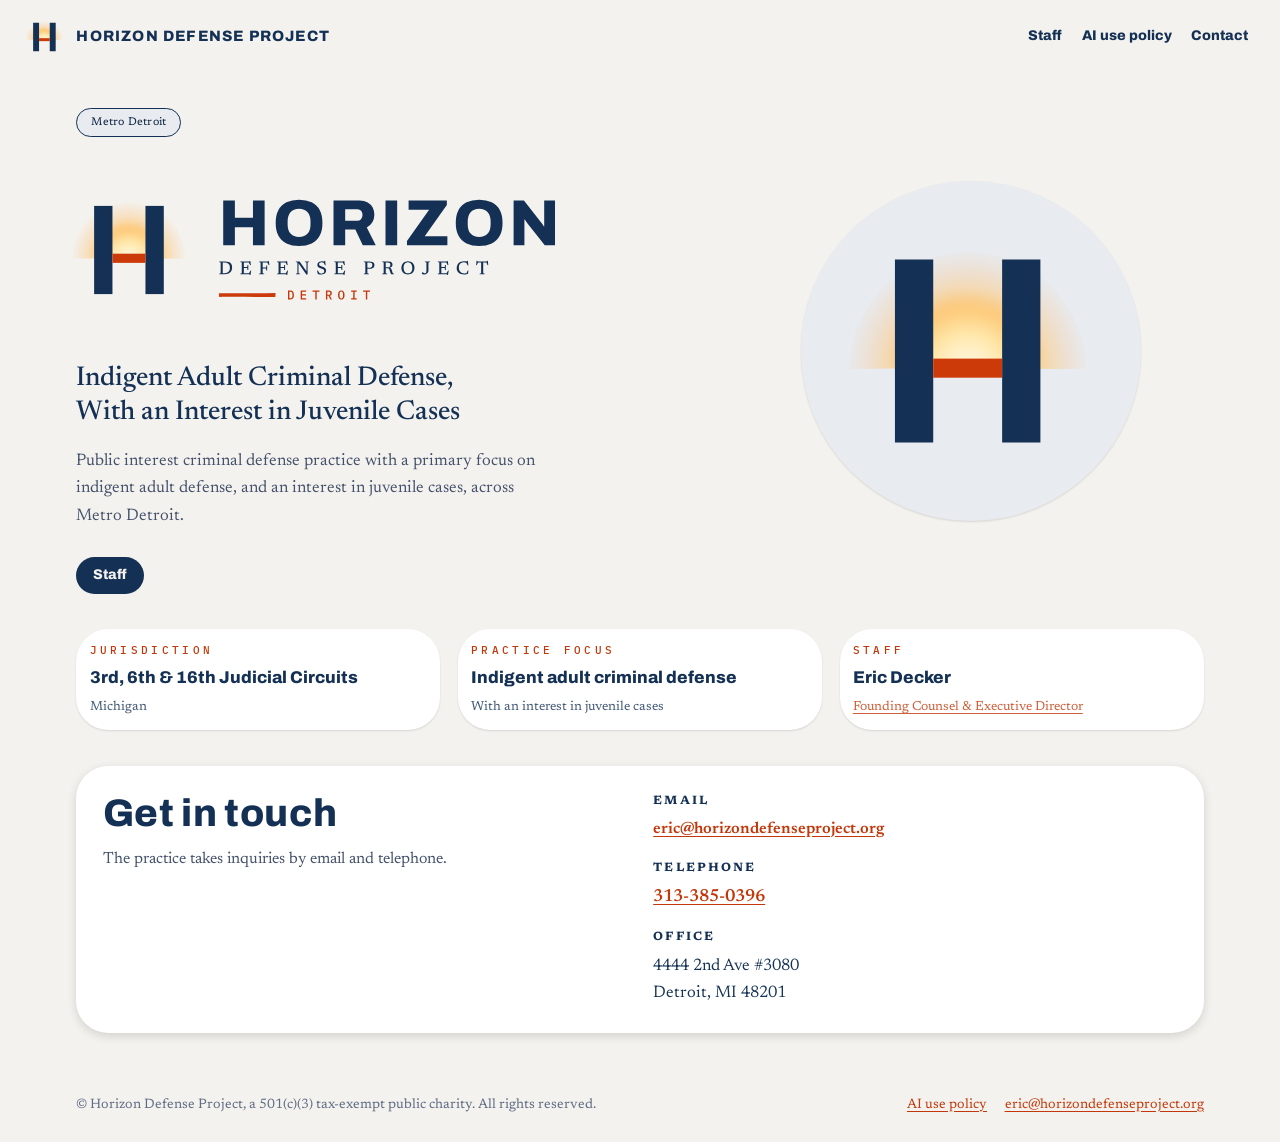
<file: index.html>
<!DOCTYPE html>
<html lang="en">
<head>
<meta charset="utf-8">
<meta name="viewport" content="width=device-width, initial-scale=1.0">
<meta name="theme-color" content="#f4f2ee" media="(prefers-color-scheme: light)">
<meta name="theme-color" content="#143155" media="(prefers-color-scheme: dark)">
<title>Horizon Defense Project | Indigent Adult Criminal Defense</title>
<meta name="description" content="Public interest criminal defense practice with a primary focus on indigent adult defense, and an interest in juvenile cases, across Metro Detroit.">
<link rel="canonical" href="https://horizondefenseproject.com/">
<link rel="icon" href="/assets/logo-mark.svg" type="image/svg+xml">
<link rel="alternate icon" href="/assets/favicon-32.png" sizes="32x32" type="image/png">
<link rel="apple-touch-icon" href="/assets/apple-touch-icon.png">
<meta property="og:type" content="website">
<meta property="og:site_name" content="Horizon Defense Project">
<meta property="og:title" content="Horizon Defense Project">
<meta property="og:description" content="Public interest criminal defense practice with a primary focus on indigent adult defense, and an interest in juvenile cases, across Metro Detroit.">
<meta property="og:url" content="https://horizondefenseproject.com/">
<meta property="og:image" content="https://horizondefenseproject.com/assets/og.png">
<meta property="og:image:width" content="1200">
<meta property="og:image:height" content="630">
<meta property="og:image:alt" content="Horizon Defense Project — Detroit">
<meta name="twitter:card" content="summary_large_image">
<meta name="twitter:title" content="Horizon Defense Project">
<meta name="twitter:description" content="Public interest criminal defense practice with a primary focus on indigent adult defense, and an interest in juvenile cases, across Metro Detroit.">
<meta name="twitter:image" content="https://horizondefenseproject.com/assets/og.png">
<link rel="stylesheet" href="styles.css">
<link rel="preconnect" href="https://fonts.googleapis.com">
<link rel="preconnect" href="https://fonts.gstatic.com" crossorigin>

<style>
  :root {
    --brand-ink: #143155; --brand-ink-700: #0f2643; --brand-ink-100: #e8ebf0;
    --link: #c2380a; --link-hover: #cc3a0a; --rule: #cc3a0a;
  }
  @media (prefers-color-scheme: dark) {
    :root {
      --brand-ink: #ece5d8; --brand-ink-700: #f7f3ea; --brand-ink-100: #22436c;
      --link: #ff8a2a; --link-hover: #ff9a48; --rule: #ff7a14;
    }
  }
  /* The logo files are fixed-colour SVGs: one per ground, swapped by scheme. */
  .on-dark { display: none !important; }
  @media (prefers-color-scheme: dark) {
    .on-light { display: none !important; }
    .on-dark { display: block !important; }
  }
  body { margin: 0; background: var(--color-bg); }
  a { color: var(--link); }
  a:hover { color: var(--link-hover); }
  a:focus-visible { outline: 2px solid var(--color-accent); outline-offset: 2px; }
  @media (max-width: 720px) {
    .split { grid-template-columns: 1fr !important; }
    /* The nav is flex/space-between with a nowrap link group; on a 375px
       phone that group runs 24px past the viewport. Let it drop to its
       own row instead of widening the page. */
    .nav { flex-wrap: wrap !important; row-gap: var(--space-3); }
    .nav > div { flex-wrap: wrap; }
    /* The email address is set nowrap inline and is wider than a 320px
       content box; let it wrap rather than widen the page. */
    a[href^="mailto:"] { white-space: normal !important; overflow-wrap: anywhere; }
  }
  .sr-only { position: absolute; width: 1px; height: 1px; padding: 0; margin: -1px; overflow: hidden; clip: rect(0,0,0,0); white-space: nowrap; border: 0; }
</style>
</head>
<body>
<div style="min-height: 100vh; background: var(--color-bg); color: var(--color-text); font-family: var(--font-body); display: flex; flex-direction: column">

  <nav class="nav" style="background: transparent; border: none; padding: var(--space-4) var(--space-6); display: flex; align-items: center; justify-content: space-between; gap: var(--space-4)">
    <a href="#top" style="display: flex; align-items: center; gap: 12px; text-decoration: none; color: var(--brand-ink)">
      <img class="on-light" src="assets/mark-light.svg" width="38" height="38" alt="" style="display: block; flex: none"><img class="on-dark" src="assets/mark-dark.svg" width="38" height="38" alt="" style="flex: none">
      <span style="font-family: var(--font-heading); font-weight: 800; font-size: 15px; letter-spacing: 0.08em; text-transform: uppercase">Horizon Defense Project</span>
    </a>
    <div style="display: flex; align-items: center; gap: var(--space-2)">
      <a class="btn btn-ghost" href="staff.html" style="text-decoration: none; white-space: nowrap">Staff</a>
      <a class="btn btn-ghost" href="ai-use-policy.html" style="text-decoration: none; white-space: nowrap">AI use policy</a>
      <a class="btn btn-ghost" href="#contact" style="text-decoration: none">Contact</a>
    </div>
  </nav>

  <main id="top" style="flex: 1; display: flex; flex-direction: column; gap: var(--space-8); padding: var(--space-8) var(--space-6) var(--space-8); max-width: 1180px; width: 100%; margin: 0 auto; box-sizing: border-box">

    <section class="split" style="display: grid; grid-template-columns: minmax(0, 1.35fr) minmax(0, 1fr); gap: var(--space-8); align-items: center">
      <div style="display: flex; flex-direction: column; gap: var(--space-4); align-items: flex-start">
        <span class="tag" style="height: auto; white-space: nowrap; padding: 5px 14px; background: var(--brand-ink-100); color: var(--brand-ink-700); border: 1px solid var(--brand-ink)">Metro Detroit</span>

        <h1 style="margin: 0 0 0 -6.5%; width: min(100%, 560px)">
          <span class="sr-only">Horizon Defense Project — Detroit</span>
          <img class="on-light" src="assets/wordmark-horizontal-light.svg" width="620" height="210" alt="" style="display: block; width: 100%; height: auto">
          <img class="on-dark" src="assets/wordmark-horizontal-dark.svg" width="620" height="210" alt="" style="width: 100%; height: auto">
        </h1>

        <p style="margin: 0; font-family: var(--font-body); font-weight: 500; font-size: clamp(1.25rem, 2.4vw, 1.7rem); line-height: 1.25; color: var(--color-accent-700); max-width: 24ch">Indigent Adult Criminal Defense, With an Interest in Juvenile Cases</p>

        <p style="margin: 0; font-size: 1.05rem; line-height: 1.65; color: var(--color-neutral-700); max-width: 54ch; text-wrap: pretty">Public interest criminal defense practice with a primary focus on indigent adult defense, and an interest in juvenile cases, across Metro Detroit.</p>

        <div style="display: flex; flex-wrap: wrap; gap: var(--space-3); margin-top: var(--space-2)">
          <a class="btn btn-primary" href="staff.html" style="text-decoration: none; white-space: nowrap">Staff</a>
        </div>
      </div>

      <div aria-hidden="true" style="display: grid; place-items: center; padding: var(--space-6)">
        <div style="width: 100%; max-width: 340px; aspect-ratio: 1; border-radius: 999px; background: var(--brand-ink-100); display: grid; place-items: center; box-shadow: var(--shadow-sm)">
          <img class="on-light" src="assets/mark-light.svg" width="64" height="64" alt="" style="display: block; width: 72%; height: auto"><img class="on-dark" src="assets/mark-dark.svg" width="64" height="64" alt="" style="width: 72%; height: auto">
        </div>
      </div>
    </section>

    <section style="display: grid; grid-template-columns: repeat(auto-fit, minmax(260px, 1fr)); gap: var(--space-4)">
      <div class="card elev-sm">
        <div class="card-kicker">Jurisdiction</div>
        <div class="card-title" style="color: var(--brand-ink)">3rd, 6th &amp; 16th Judicial Circuits</div>
        <p class="card-body" style="margin: 0">Michigan</p>
      </div>
      <div class="card elev-sm">
        <div class="card-kicker">Practice focus</div>
        <div class="card-title" style="color: var(--brand-ink)">Indigent adult criminal defense</div>
        <p class="card-body" style="margin: 0">With an interest in juvenile cases</p>
      </div>
      <div class="card elev-sm">
        <div class="card-kicker">Staff</div>
        <div class="card-title" style="color: var(--brand-ink)">Eric Decker</div>
        <p class="card-body" style="margin: 0"><a href="staff.html">Founding Counsel &amp; Executive Director</a></p>
      </div>
    </section>

    <section id="contact" class="card elev-md" style="display: grid; grid-template-columns: repeat(auto-fit, minmax(min(320px, 100%), 1fr)); gap: var(--space-6); padding: var(--space-6)">
      <div style="display: flex; flex-direction: column; gap: var(--space-3)">
        <h2 style="margin: 0; font-family: var(--font-heading); font-size: clamp(1.7rem, 3.4vw, 2.4rem); line-height: 1.1; color: var(--brand-ink)">Get in touch</h2>
        <p style="margin: 0; font-size: 1rem; line-height: 1.6; color: var(--color-neutral-700); max-width: 40ch">The practice takes inquiries by email and telephone.</p>
      </div>
      <div style="display: flex; flex-direction: column; gap: var(--space-4)">
        <div style="display: flex; flex-direction: column; gap: 6px">
          <span style="font-size: 12px; font-weight: 700; letter-spacing: 0.18em; text-transform: uppercase; color: var(--brand-ink)">Email</span>
          <a href="mailto:eric@horizondefenseproject.org" style="font-size: 1rem; font-weight: 600; white-space: nowrap">eric@horizondefenseproject.org</a>
        </div>
        <div style="display: flex; flex-direction: column; gap: 6px">
          <span style="font-size: 12px; font-weight: 700; letter-spacing: 0.18em; text-transform: uppercase; color: var(--brand-ink)">Telephone</span>
          <a href="tel:+13133850396" style="font-size: 1.1rem; font-weight: 600">313-385-0396</a>
        </div>
        <div style="display: flex; flex-direction: column; gap: 6px">
          <span style="font-size: 12px; font-weight: 700; letter-spacing: 0.18em; text-transform: uppercase; color: var(--brand-ink)">Office</span>
          <address style="margin: 0; font-style: normal; font-size: 1.05rem; line-height: 1.6; color: var(--color-text)">4444 2nd Ave #3080<br>Detroit, MI 48201</address>
        </div>
      </div>
    </section>

  </main>

  <footer style="padding: var(--space-6); display: flex; flex-wrap: wrap; align-items: center; justify-content: space-between; gap: var(--space-3); font-size: 0.85rem; color: var(--color-neutral-600); max-width: 1180px; width: 100%; margin: 0 auto; box-sizing: border-box">
    <span>© Horizon Defense Project, a 501(c)(3) tax-exempt public charity. All rights reserved.</span>
    <div style="display: flex; gap: var(--space-4); align-items: center; flex-wrap: wrap"><a href="ai-use-policy.html">AI use policy</a><a href="mailto:eric@horizondefenseproject.org">eric@horizondefenseproject.org</a></div>
  </footer>

</div>
</body>
</html>
</file>
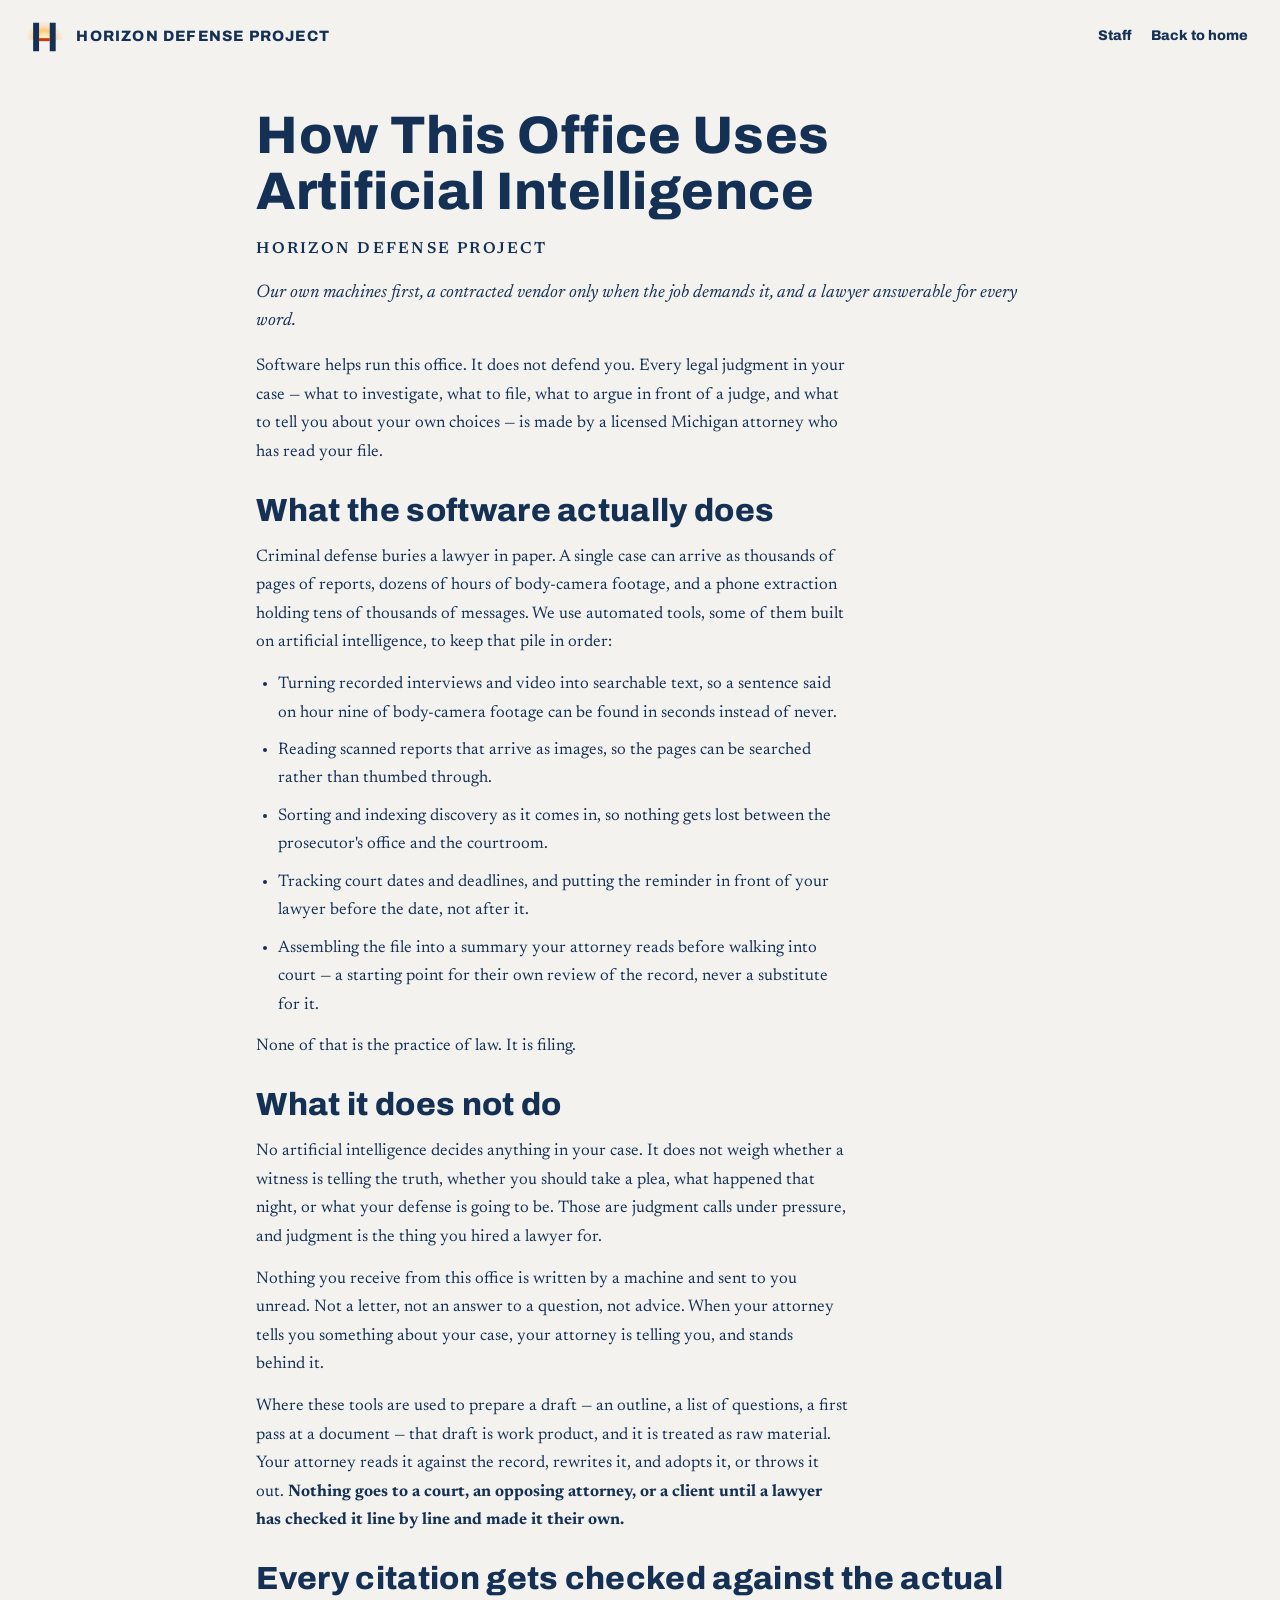
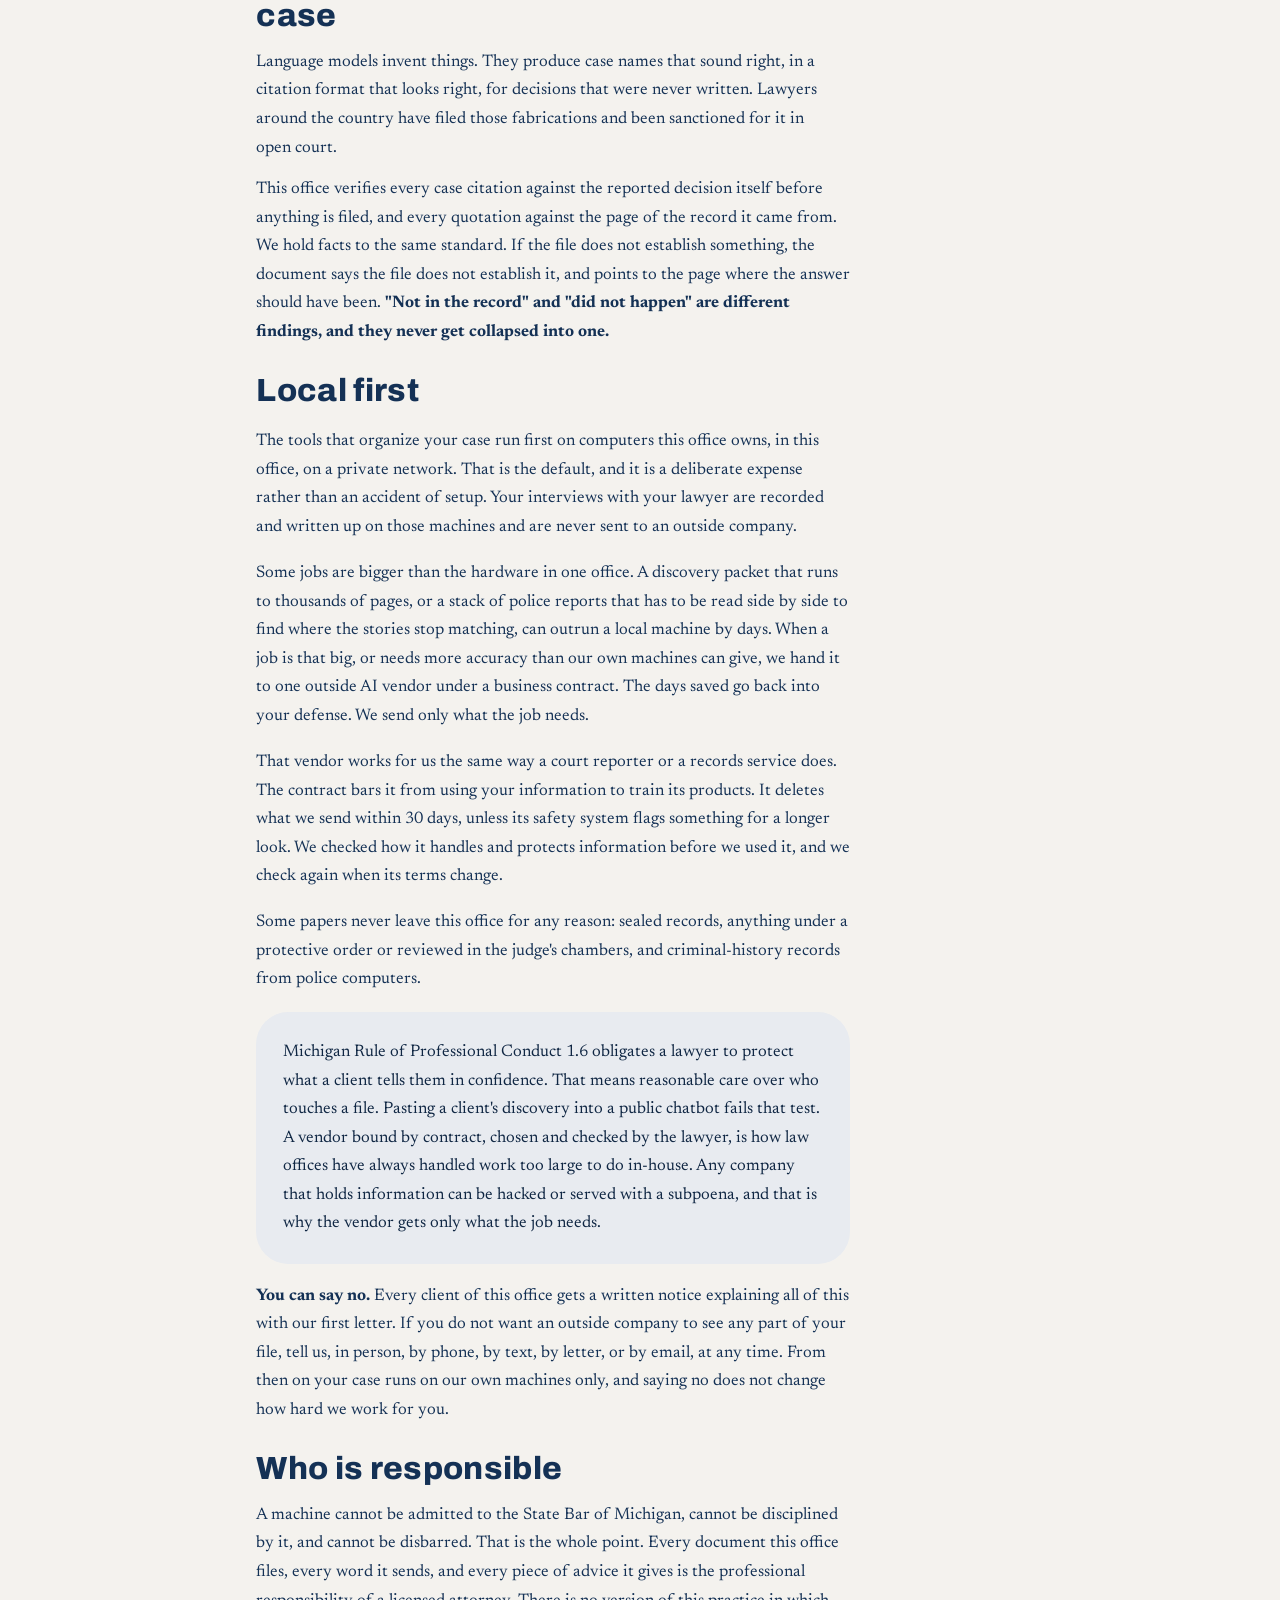
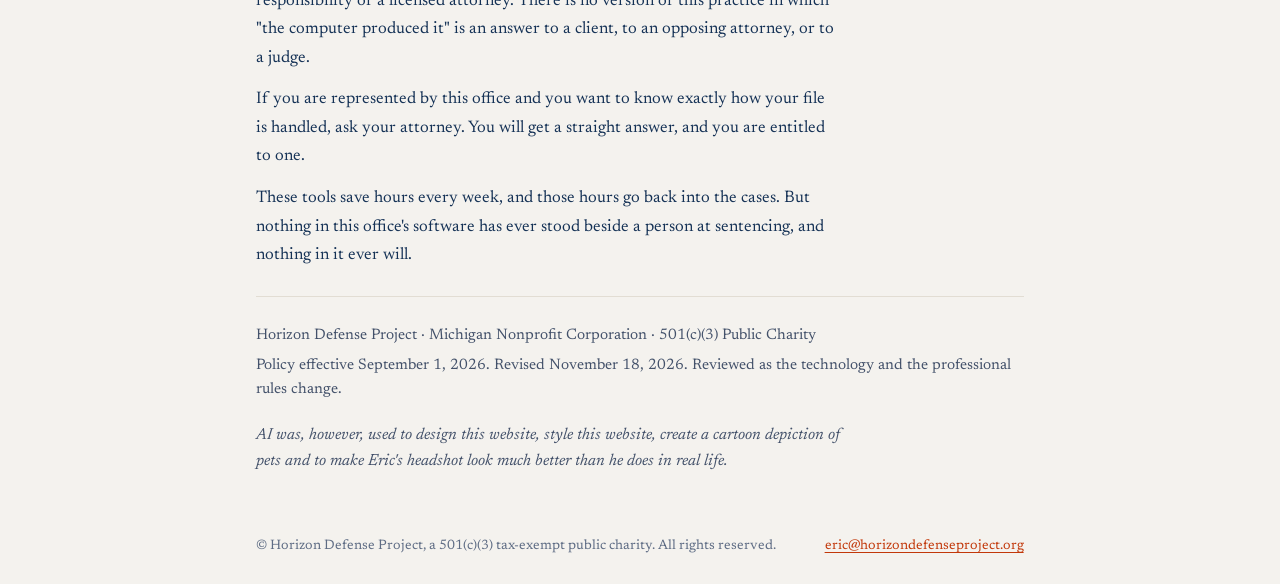
<file: ai-use-policy.html>
<!DOCTYPE html>
<html lang="en">
<head>
<meta charset="utf-8">
<meta name="viewport" content="width=device-width, initial-scale=1.0">
<meta name="theme-color" content="#f4f2ee" media="(prefers-color-scheme: light)">
<meta name="theme-color" content="#143155" media="(prefers-color-scheme: dark)">
<title>How This Office Uses Artificial Intelligence | Horizon Defense Project</title>
<meta name="description" content="Our own machines first, a contracted vendor only when the job demands it, and a lawyer answerable for every word.">
<link rel="canonical" href="https://horizondefenseproject.com/ai-use-policy.html">
<link rel="icon" href="/assets/logo-mark.svg" type="image/svg+xml">
<link rel="alternate icon" href="/assets/favicon-32.png" sizes="32x32" type="image/png">
<link rel="apple-touch-icon" href="/assets/apple-touch-icon.png">
<meta property="og:type" content="website">
<meta property="og:site_name" content="Horizon Defense Project">
<meta property="og:title" content="AI Use Policy — Horizon Defense Project">
<meta property="og:description" content="Our own machines first, a contracted vendor only when the job demands it, and a lawyer answerable for every word.">
<meta property="og:url" content="https://horizondefenseproject.com/ai-use-policy.html">
<meta property="og:image" content="https://horizondefenseproject.com/assets/og.png">
<meta property="og:image:width" content="1200">
<meta property="og:image:height" content="630">
<meta property="og:image:alt" content="Horizon Defense Project — Detroit">
<meta name="twitter:card" content="summary_large_image">
<meta name="twitter:title" content="AI Use Policy — Horizon Defense Project">
<meta name="twitter:description" content="Our own machines first, a contracted vendor only when the job demands it, and a lawyer answerable for every word.">
<meta name="twitter:image" content="https://horizondefenseproject.com/assets/og.png">
<link rel="stylesheet" href="styles.css">
<link rel="preconnect" href="https://fonts.googleapis.com">
<link rel="preconnect" href="https://fonts.gstatic.com" crossorigin>

<style>
  @media (max-width: 720px) {
    /* Same nav guard as the other pages. */
    .nav { flex-wrap: wrap !important; row-gap: var(--space-3); }
    .nav > div { flex-wrap: wrap; }
    /* The email address is set nowrap inline and is wider than a 320px
       content box; let it wrap rather than widen the page. */
    a[href^="mailto:"] { white-space: normal !important; overflow-wrap: anywhere; }
  }
  :root {
    --brand-ink: #143155; --brand-ink-700: #0f2643; --brand-ink-100: #e8ebf0;
    --link: #c2380a; --link-hover: #cc3a0a; --rule: #cc3a0a;
  }
  @media (prefers-color-scheme: dark) {
    :root {
      --brand-ink: #ece5d8; --brand-ink-700: #f7f3ea; --brand-ink-100: #22436c;
      --link: #ff8a2a; --link-hover: #ff9a48; --rule: #ff7a14;
    }
  }
  /* The logo files are fixed-colour SVGs: one per ground, swapped by scheme. */
  .on-dark { display: none !important; }
  @media (prefers-color-scheme: dark) {
    .on-light { display: none !important; }
    .on-dark { display: block !important; }
  }
  body { margin: 0; background: var(--color-bg); }
  a { color: var(--link); }
  a:hover { color: var(--link-hover); }
  a:focus-visible { outline: 2px solid var(--color-accent); outline-offset: 2px; }
</style>
</head>
<body>
<div style="min-height: 100vh; background: var(--color-bg); color: var(--color-text); font-family: var(--font-body); display: flex; flex-direction: column">

  <nav class="nav" style="background: transparent; border: none; padding: var(--space-4) var(--space-6); display: flex; align-items: center; justify-content: space-between; gap: var(--space-4)">
    <a href="index.html" style="display: flex; align-items: center; gap: 12px; text-decoration: none; color: var(--brand-ink)">
      <img class="on-light" src="assets/mark-light.svg" width="38" height="38" alt="" style="display: block; flex: none"><img class="on-dark" src="assets/mark-dark.svg" width="38" height="38" alt="" style="flex: none">
      <span style="font-family: var(--font-heading); font-weight: 800; font-size: 15px; letter-spacing: 0.08em; text-transform: uppercase">Horizon Defense Project</span>
    </a>
    <div style="display: flex; align-items: center; gap: var(--space-2)">
      <a class="btn btn-ghost" href="staff.html" style="text-decoration: none; white-space: nowrap">Staff</a>
      <a class="btn btn-ghost" href="index.html" style="text-decoration: none; white-space: nowrap">Back to home</a>
    </div>
  </nav>

  <main style="flex: 1; width: 100%; max-width: 820px; margin: 0 auto; box-sizing: border-box; padding: var(--space-8) var(--space-6); display: flex; flex-direction: column; gap: var(--space-6)">

    <header style="display: flex; flex-direction: column; gap: var(--space-4); align-items: flex-start">
      <h1 style="margin: 0; font-family: var(--font-heading); font-size: clamp(2.1rem, 5.2vw, 3.3rem); line-height: 1.05; color: var(--brand-ink); max-width: 24ch">How This Office Uses Artificial Intelligence</h1>
      <p style="margin: 0; font-family: var(--font-body); font-size: 1rem; letter-spacing: 0.14em; text-transform: uppercase; color: var(--brand-ink)"><strong style="font-weight: 600">Horizon Defense Project</strong></p>
      <p style="margin: 0; font-size: 1.15rem; line-height: 1.5; color: var(--color-accent-700)"><em>Our own machines first, a contracted vendor only when the job demands it, and a lawyer answerable for every word.</em></p>
      <p style="margin: 0; font-size: 1.05rem; line-height: 1.7; color: var(--color-neutral-800); max-width: 66ch; text-wrap: pretty">Software helps run this office. It does not defend you. Every legal judgment in your case — what to investigate, what to file, what to argue in front of a judge, and what to tell you about your own choices — is made by a licensed Michigan attorney who has read your file.</p>
    </header>

    <section style="display: flex; flex-direction: column; gap: var(--space-3)">
      <h2 style="margin: 0; font-family: var(--font-heading); font-size: clamp(1.5rem, 3.2vw, 2rem); line-height: 1.15; color: var(--brand-ink)">What the software actually does</h2>
      <p style="margin: 0; font-size: 1.05rem; line-height: 1.7; color: var(--color-neutral-800); max-width: 66ch; text-wrap: pretty">Criminal defense buries a lawyer in paper. A single case can arrive as thousands of pages of reports, dozens of hours of body-camera footage, and a phone extraction holding tens of thousands of messages. We use automated tools, some of them built on artificial intelligence, to keep that pile in order:</p>
      <ul style="margin: 0; padding-left: 1.3em; display: flex; flex-direction: column; gap: var(--space-2); font-size: 1.05rem; line-height: 1.7; color: var(--color-neutral-800); max-width: 66ch">
        <li>Turning recorded interviews and video into searchable text, so a sentence said on hour nine of body-camera footage can be found in seconds instead of never.</li>
        <li>Reading scanned reports that arrive as images, so the pages can be searched rather than thumbed through.</li>
        <li>Sorting and indexing discovery as it comes in, so nothing gets lost between the prosecutor's office and the courtroom.</li>
        <li>Tracking court dates and deadlines, and putting the reminder in front of your lawyer before the date, not after it.</li>
        <li>Assembling the file into a summary your attorney reads before walking into court — a starting point for their own review of the record, never a substitute for it.</li>
      </ul>
      <p style="margin: 0; font-size: 1.05rem; line-height: 1.7; color: var(--color-neutral-800); max-width: 66ch">None of that is the practice of law. It is filing.</p>
    </section>

    <section style="display: flex; flex-direction: column; gap: var(--space-3)">
      <h2 style="margin: 0; font-family: var(--font-heading); font-size: clamp(1.5rem, 3.2vw, 2rem); line-height: 1.15; color: var(--brand-ink)">What it does not do</h2>
      <p style="margin: 0; font-size: 1.05rem; line-height: 1.7; color: var(--color-neutral-800); max-width: 66ch; text-wrap: pretty">No artificial intelligence decides anything in your case. It does not weigh whether a witness is telling the truth, whether you should take a plea, what happened that night, or what your defense is going to be. Those are judgment calls under pressure, and judgment is the thing you hired a lawyer for.</p>
      <p style="margin: 0; font-size: 1.05rem; line-height: 1.7; color: var(--color-neutral-800); max-width: 66ch; text-wrap: pretty">Nothing you receive from this office is written by a machine and sent to you unread. Not a letter, not an answer to a question, not advice. When your attorney tells you something about your case, your attorney is telling you, and stands behind it.</p>
      <p style="margin: 0; font-size: 1.05rem; line-height: 1.7; color: var(--color-neutral-800); max-width: 66ch; text-wrap: pretty">Where these tools are used to prepare a draft — an outline, a list of questions, a first pass at a document — that draft is work product, and it is treated as raw material. Your attorney reads it against the record, rewrites it, and adopts it, or throws it out. <strong>Nothing goes to a court, an opposing attorney, or a client until a lawyer has checked it line by line and made it their own.</strong></p>
    </section>

    <section style="display: flex; flex-direction: column; gap: var(--space-3)">
      <h2 style="margin: 0; font-family: var(--font-heading); font-size: clamp(1.5rem, 3.2vw, 2rem); line-height: 1.15; color: var(--brand-ink)">Every citation gets checked against the actual case</h2>
      <p style="margin: 0; font-size: 1.05rem; line-height: 1.7; color: var(--color-neutral-800); max-width: 66ch; text-wrap: pretty">Language models invent things. They produce case names that sound right, in a citation format that looks right, for decisions that were never written. Lawyers around the country have filed those fabrications and been sanctioned for it in open court.</p>
      <p style="margin: 0; font-size: 1.05rem; line-height: 1.7; color: var(--color-neutral-800); max-width: 66ch; text-wrap: pretty">This office verifies every case citation against the reported decision itself before anything is filed, and every quotation against the page of the record it came from. We hold facts to the same standard. If the file does not establish something, the document says the file does not establish it, and points to the page where the answer should have been. <strong>"Not in the record" and "did not happen" are different findings, and they never get collapsed into one.</strong></p>
    </section>

    <section style="display: flex; flex-direction: column; gap: var(--space-4)">
      <h2 style="margin: 0; font-family: var(--font-heading); font-size: clamp(1.5rem, 3.2vw, 2rem); line-height: 1.15; color: var(--brand-ink)">Local first</h2>
      <p style="margin: 0; font-size: 1.05rem; line-height: 1.7; color: var(--color-neutral-800); max-width: 66ch; text-wrap: pretty">The tools that organize your case run first on computers this office owns, in this office, on a private network. That is the default, and it is a deliberate expense rather than an accident of setup. Your interviews with your lawyer are recorded and written up on those machines and are never sent to an outside company.</p>
      <p style="margin: 0; font-size: 1.05rem; line-height: 1.7; color: var(--color-neutral-800); max-width: 66ch; text-wrap: pretty">Some jobs are bigger than the hardware in one office. A discovery packet that runs to thousands of pages, or a stack of police reports that has to be read side by side to find where the stories stop matching, can outrun a local machine by days. When a job is that big, or needs more accuracy than our own machines can give, we hand it to one outside AI vendor under a business contract. The days saved go back into your defense. We send only what the job needs.</p>
      <p style="margin: 0; font-size: 1.05rem; line-height: 1.7; color: var(--color-neutral-800); max-width: 66ch; text-wrap: pretty">That vendor works for us the same way a court reporter or a records service does. The contract bars it from using your information to train its products. It deletes what we send within 30 days, unless its safety system flags something for a longer look. We checked how it handles and protects information before we used it, and we check again when its terms change.</p>
      <p style="margin: 0; font-size: 1.05rem; line-height: 1.7; color: var(--color-neutral-800); max-width: 66ch; text-wrap: pretty">Some papers never leave this office for any reason: sealed records, anything under a protective order or reviewed in the judge's chambers, and criminal-history records from police computers.</p>
      <blockquote class="card" style="margin: 0; padding: var(--space-6); background: var(--brand-ink-100); font-size: 1.05rem; line-height: 1.7; color: var(--brand-ink-700); max-width: 66ch; text-wrap: pretty">Michigan Rule of Professional Conduct 1.6 obligates a lawyer to protect what a client tells them in confidence. That means reasonable care over who touches a file. Pasting a client's discovery into a public chatbot fails that test. A vendor bound by contract, chosen and checked by the lawyer, is how law offices have always handled work too large to do in-house. Any company that holds information can be hacked or served with a subpoena, and that is why the vendor gets only what the job needs.</blockquote>
      <p style="margin: 0; font-size: 1.05rem; line-height: 1.7; color: var(--color-neutral-800); max-width: 66ch; text-wrap: pretty"><strong>You can say no.</strong> Every client of this office gets a written notice explaining all of this with our first letter. If you do not want an outside company to see any part of your file, tell us, in person, by phone, by text, by letter, or by email, at any time. From then on your case runs on our own machines only, and saying no does not change how hard we work for you.</p>
    </section>

    <section style="display: flex; flex-direction: column; gap: var(--space-3)">
      <h2 style="margin: 0; font-family: var(--font-heading); font-size: clamp(1.5rem, 3.2vw, 2rem); line-height: 1.15; color: var(--brand-ink)">Who is responsible</h2>
      <p style="margin: 0; font-size: 1.05rem; line-height: 1.7; color: var(--color-neutral-800); max-width: 66ch; text-wrap: pretty">A machine cannot be admitted to the State Bar of Michigan, cannot be disciplined by it, and cannot be disbarred. That is the whole point. Every document this office files, every word it sends, and every piece of advice it gives is the professional responsibility of a licensed attorney. There is no version of this practice in which "the computer produced it" is an answer to a client, to an opposing attorney, or to a judge.</p>
      <p style="margin: 0; font-size: 1.05rem; line-height: 1.7; color: var(--color-neutral-800); max-width: 66ch; text-wrap: pretty">If you are represented by this office and you want to know exactly how your file is handled, ask your attorney. You will get a straight answer, and you are entitled to one.</p>
      <p style="margin: 0; font-size: 1.05rem; line-height: 1.7; color: var(--color-neutral-800); max-width: 66ch; text-wrap: pretty">These tools save hours every week, and those hours go back into the cases. But nothing in this office's software has ever stood beside a person at sentencing, and nothing in it ever will.</p>
    </section>

    <div style="display: flex; flex-direction: column; gap: 6px; padding-top: var(--space-6); border-top: 1px solid var(--color-neutral-300); font-size: 0.95rem; line-height: 1.6; color: var(--color-neutral-700)">
      <span>Horizon Defense Project · Michigan Nonprofit Corporation · 501(c)(3) Public Charity</span>
      <span>Policy effective September 1, 2026. Revised November 18, 2026. Reviewed as the technology and the professional rules change.</span>
      <em style="margin-top: var(--space-3); font-size: 1rem; line-height: 1.65; color: var(--color-neutral-700); max-width: 66ch; text-wrap: pretty">AI was, however, used to design this website, style this website, create a cartoon depiction of pets and to make Eric's headshot look much better than he does in real life.</em>
    </div>

  </main>

  <footer style="padding: var(--space-6); display: flex; flex-wrap: wrap; align-items: center; justify-content: space-between; gap: var(--space-3); font-size: 0.85rem; color: var(--color-neutral-600); max-width: 820px; width: 100%; margin: 0 auto; box-sizing: border-box">
    <span>© Horizon Defense Project, a 501(c)(3) tax-exempt public charity. All rights reserved.</span>
    <a href="mailto:eric@horizondefenseproject.org">eric@horizondefenseproject.org</a>
  </footer>

</div>
</body>
</html>
</file>
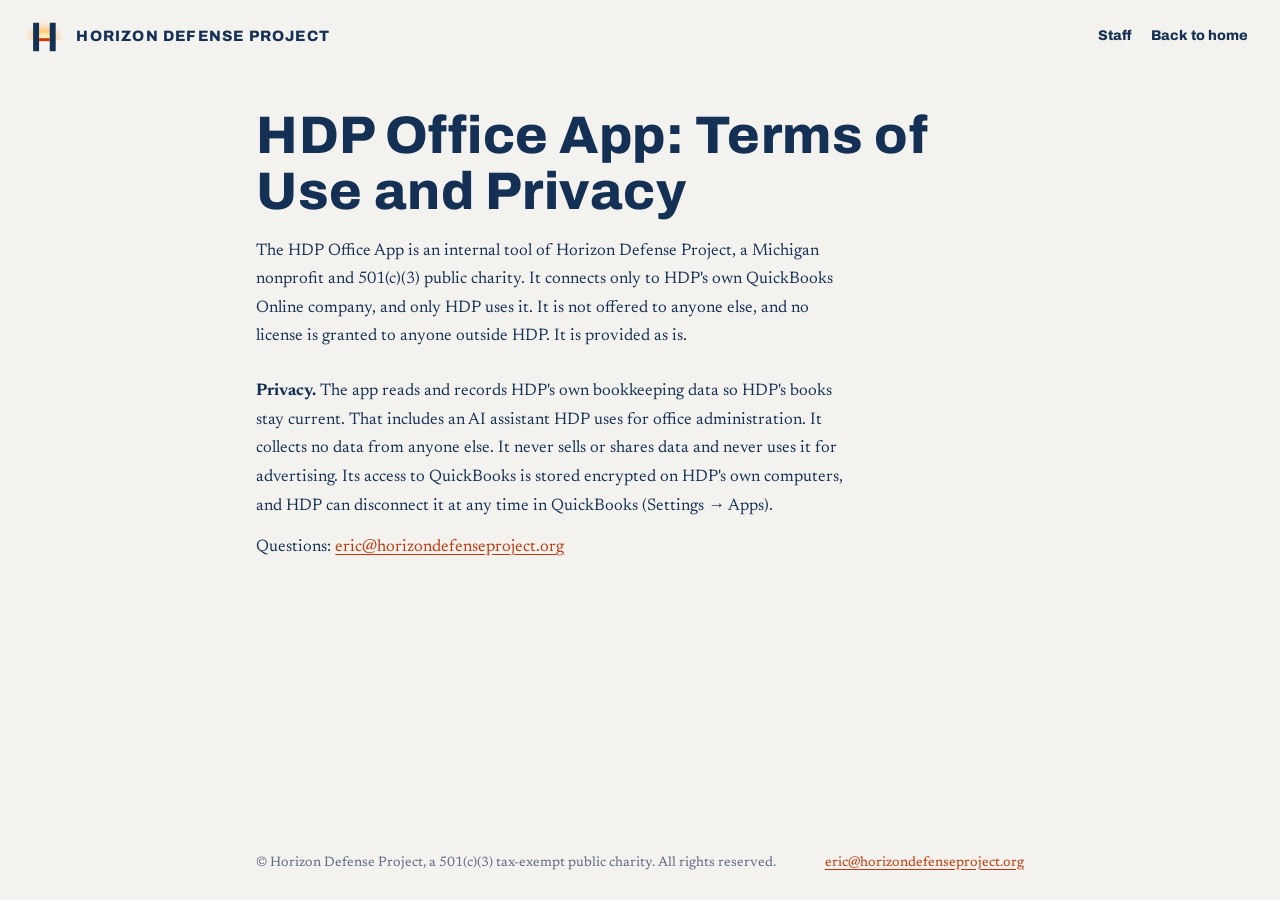
<file: office-app.html>
<!DOCTYPE html>
<html lang="en">
<head>
<meta charset="utf-8">
<meta name="viewport" content="width=device-width, initial-scale=1.0">
<meta name="theme-color" content="#f4f2ee" media="(prefers-color-scheme: light)">
<meta name="theme-color" content="#143155" media="(prefers-color-scheme: dark)">
<title>HDP Office App: Terms of Use and Privacy | Horizon Defense Project</title>
<meta name="description" content="Terms of use and privacy for the HDP Office App, Horizon Defense Project's internal bookkeeping tool.">
<meta name="robots" content="noindex">
<link rel="canonical" href="https://horizondefenseproject.com/office-app.html">
<link rel="icon" href="/assets/logo-mark.svg" type="image/svg+xml">
<link rel="alternate icon" href="/assets/favicon-32.png" sizes="32x32" type="image/png">
<link rel="apple-touch-icon" href="/assets/apple-touch-icon.png">
<meta property="og:type" content="website">
<meta property="og:site_name" content="Horizon Defense Project">
<meta property="og:title" content="HDP Office App: Terms of Use and Privacy">
<meta property="og:description" content="Terms of use and privacy for the HDP Office App, Horizon Defense Project's internal bookkeeping tool.">
<meta property="og:url" content="https://horizondefenseproject.com/office-app.html">
<meta property="og:image" content="https://horizondefenseproject.com/assets/og.png">
<meta property="og:image:width" content="1200">
<meta property="og:image:height" content="630">
<meta property="og:image:alt" content="Horizon Defense Project — Detroit">
<meta name="twitter:card" content="summary_large_image">
<meta name="twitter:title" content="HDP Office App: Terms of Use and Privacy">
<meta name="twitter:description" content="Terms of use and privacy for the HDP Office App, Horizon Defense Project's internal bookkeeping tool.">
<meta name="twitter:image" content="https://horizondefenseproject.com/assets/og.png">
<link rel="stylesheet" href="styles.css">
<link rel="preconnect" href="https://fonts.googleapis.com">
<link rel="preconnect" href="https://fonts.gstatic.com" crossorigin>

<style>
  @media (max-width: 720px) {
    /* Same nav guard as the other pages. */
    .nav { flex-wrap: wrap !important; row-gap: var(--space-3); }
    .nav > div { flex-wrap: wrap; }
    /* The email address is set nowrap inline and is wider than a 320px
       content box; let it wrap rather than widen the page. */
    a[href^="mailto:"] { white-space: normal !important; overflow-wrap: anywhere; }
  }
  :root {
    --brand-ink: #143155; --brand-ink-700: #0f2643; --brand-ink-100: #e8ebf0;
    --link: #c2380a; --link-hover: #cc3a0a; --rule: #cc3a0a;
  }
  @media (prefers-color-scheme: dark) {
    :root {
      --brand-ink: #ece5d8; --brand-ink-700: #f7f3ea; --brand-ink-100: #22436c;
      --link: #ff8a2a; --link-hover: #ff9a48; --rule: #ff7a14;
    }
  }
  /* The logo files are fixed-colour SVGs: one per ground, swapped by scheme. */
  .on-dark { display: none !important; }
  @media (prefers-color-scheme: dark) {
    .on-light { display: none !important; }
    .on-dark { display: block !important; }
  }
  body { margin: 0; background: var(--color-bg); }
  a { color: var(--link); }
  a:hover { color: var(--link-hover); }
  a:focus-visible { outline: 2px solid var(--color-accent); outline-offset: 2px; }
</style>
</head>
<body>
<div style="min-height: 100vh; background: var(--color-bg); color: var(--color-text); font-family: var(--font-body); display: flex; flex-direction: column">

  <nav class="nav" style="background: transparent; border: none; padding: var(--space-4) var(--space-6); display: flex; align-items: center; justify-content: space-between; gap: var(--space-4)">
    <a href="index.html" style="display: flex; align-items: center; gap: 12px; text-decoration: none; color: var(--brand-ink)">
      <img class="on-light" src="assets/mark-light.svg" width="38" height="38" alt="" style="display: block; flex: none"><img class="on-dark" src="assets/mark-dark.svg" width="38" height="38" alt="" style="flex: none">
      <span style="font-family: var(--font-heading); font-weight: 800; font-size: 15px; letter-spacing: 0.08em; text-transform: uppercase">Horizon Defense Project</span>
    </a>
    <div style="display: flex; align-items: center; gap: var(--space-2)">
      <a class="btn btn-ghost" href="staff.html" style="text-decoration: none; white-space: nowrap">Staff</a>
      <a class="btn btn-ghost" href="index.html" style="text-decoration: none; white-space: nowrap">Back to home</a>
    </div>
  </nav>

  <main style="flex: 1; width: 100%; max-width: 820px; margin: 0 auto; box-sizing: border-box; padding: var(--space-8) var(--space-6); display: flex; flex-direction: column; gap: var(--space-6)">

    <header id="terms" style="display: flex; flex-direction: column; gap: var(--space-4); align-items: flex-start">
      <h1 style="margin: 0; font-family: var(--font-heading); font-size: clamp(2.1rem, 5.2vw, 3.3rem); line-height: 1.05; color: var(--brand-ink); max-width: 24ch">HDP Office App: Terms of Use and Privacy</h1>
      <p style="margin: 0; font-size: 1.05rem; line-height: 1.7; color: var(--color-neutral-800); max-width: 66ch; text-wrap: pretty">The HDP Office App is an internal tool of Horizon Defense Project, a Michigan nonprofit and 501(c)(3) public charity. It connects only to HDP's own QuickBooks Online company, and only HDP uses it. It is not offered to anyone else, and no license is granted to anyone outside HDP. It is provided as is.</p>
    </header>

    <section id="privacy" style="display: flex; flex-direction: column; gap: var(--space-3)">
      <p style="margin: 0; font-size: 1.05rem; line-height: 1.7; color: var(--color-neutral-800); max-width: 66ch; text-wrap: pretty"><strong>Privacy.</strong> The app reads and records HDP's own bookkeeping data so HDP's books stay current. That includes an AI assistant HDP uses for office administration. It collects no data from anyone else. It never sells or shares data and never uses it for advertising. Its access to QuickBooks is stored encrypted on HDP's own computers, and HDP can disconnect it at any time in QuickBooks (Settings → Apps).</p>
      <p style="margin: 0; font-size: 1.05rem; line-height: 1.7; color: var(--color-neutral-800); max-width: 66ch; text-wrap: pretty">Questions: <a href="mailto:eric@horizondefenseproject.org">eric@horizondefenseproject.org</a></p>
    </section>

  </main>

  <footer style="padding: var(--space-6); display: flex; flex-wrap: wrap; align-items: center; justify-content: space-between; gap: var(--space-3); font-size: 0.85rem; color: var(--color-neutral-600); max-width: 820px; width: 100%; margin: 0 auto; box-sizing: border-box">
    <span>© Horizon Defense Project, a 501(c)(3) tax-exempt public charity. All rights reserved.</span>
    <a href="mailto:eric@horizondefenseproject.org">eric@horizondefenseproject.org</a>
  </footer>

</div>
</body>
</html>
</file>
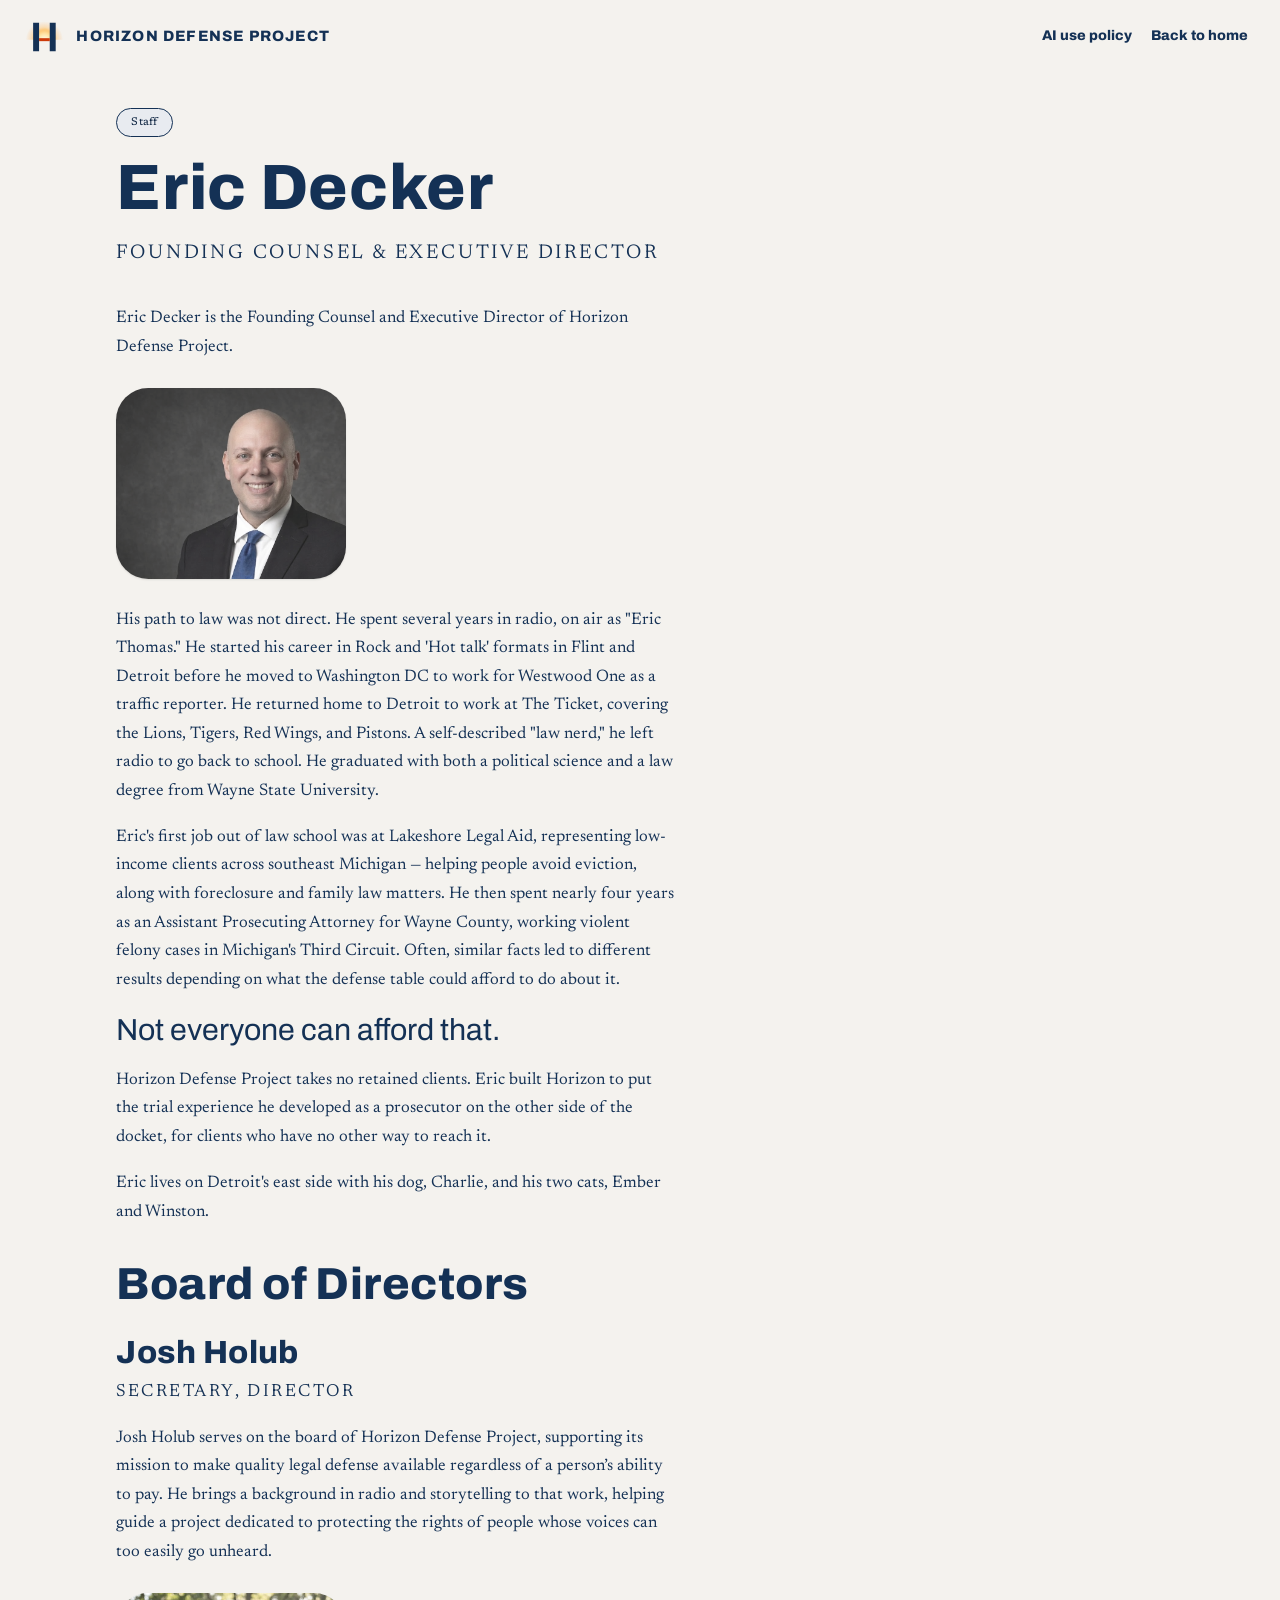
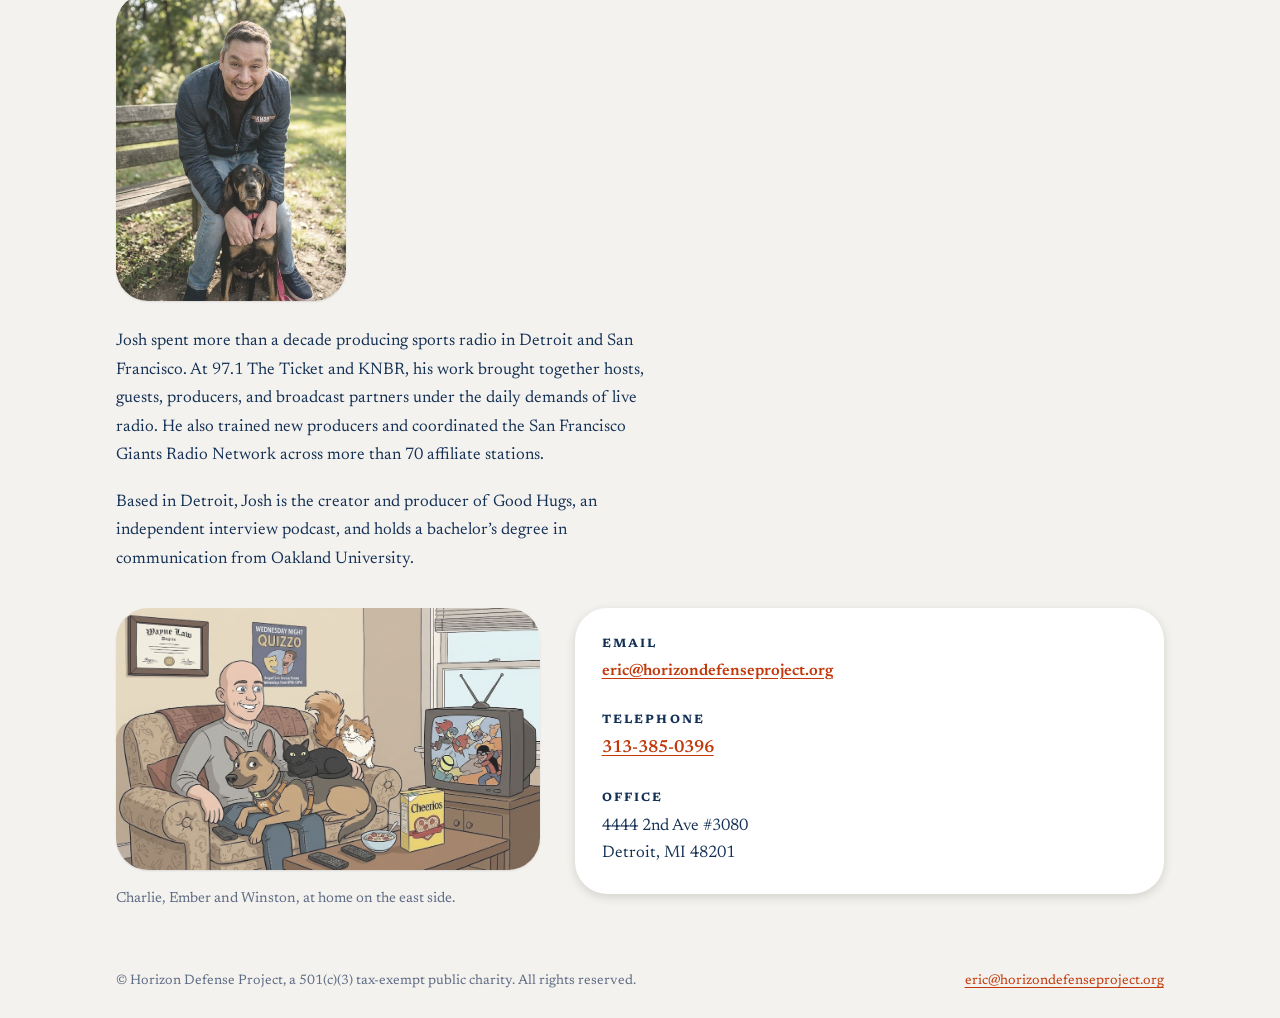
<file: staff.html>
<!DOCTYPE html>
<html lang="en">
<head>
<meta charset="utf-8">
<meta name="viewport" content="width=device-width, initial-scale=1.0">
<meta name="theme-color" content="#f4f2ee" media="(prefers-color-scheme: light)">
<meta name="theme-color" content="#143155" media="(prefers-color-scheme: dark)">
<title>Eric Decker | Horizon Defense Project</title>
<meta name="description" content="Eric Decker is the Founding Counsel and Executive Director of Horizon Defense Project.">
<link rel="canonical" href="https://horizondefenseproject.com/staff.html">
<link rel="icon" href="/assets/logo-mark.svg" type="image/svg+xml">
<link rel="alternate icon" href="/assets/favicon-32.png" sizes="32x32" type="image/png">
<link rel="apple-touch-icon" href="/assets/apple-touch-icon.png">
<meta property="og:type" content="website">
<meta property="og:site_name" content="Horizon Defense Project">
<meta property="og:title" content="Eric Decker — Horizon Defense Project">
<meta property="og:description" content="Eric Decker is the Founding Counsel and Executive Director of Horizon Defense Project.">
<meta property="og:url" content="https://horizondefenseproject.com/staff.html">
<meta property="og:image" content="https://horizondefenseproject.com/assets/og.png">
<meta property="og:image:width" content="1200">
<meta property="og:image:height" content="630">
<meta property="og:image:alt" content="Horizon Defense Project — Detroit">
<meta name="twitter:card" content="summary_large_image">
<meta name="twitter:title" content="Eric Decker — Horizon Defense Project">
<meta name="twitter:description" content="Eric Decker is the Founding Counsel and Executive Director of Horizon Defense Project.">
<meta name="twitter:image" content="https://horizondefenseproject.com/assets/og.png">
<link rel="stylesheet" href="styles.css">
<link rel="preconnect" href="https://fonts.googleapis.com">
<link rel="preconnect" href="https://fonts.gstatic.com" crossorigin>

<style>
  :root {
    --brand-ink: #143155; --brand-ink-700: #0f2643; --brand-ink-100: #e8ebf0;
    --link: #c2380a; --link-hover: #cc3a0a; --rule: #cc3a0a;
  }
  @media (prefers-color-scheme: dark) {
    :root {
      --brand-ink: #ece5d8; --brand-ink-700: #f7f3ea; --brand-ink-100: #22436c;
      --link: #ff8a2a; --link-hover: #ff9a48; --rule: #ff7a14;
    }
  }
  /* The logo files are fixed-colour SVGs: one per ground, swapped by scheme. */
  .on-dark { display: none !important; }
  @media (prefers-color-scheme: dark) {
    .on-light { display: none !important; }
    .on-dark { display: block !important; }
  }
  body { margin: 0; background: var(--color-bg); }
  a { color: var(--link); }
  a:hover { color: var(--link-hover); }
  a:focus-visible { outline: 2px solid var(--color-accent); outline-offset: 2px; }
  @media (max-width: 720px) {
    .split { grid-template-columns: 1fr !important; }
    /* The nav is flex/space-between with a nowrap link group; on a 375px
       phone that group runs 24px past the viewport. Let it drop to its
       own row instead of widening the page. */
    .nav { flex-wrap: wrap !important; row-gap: var(--space-3); }
    .nav > div { flex-wrap: wrap; }
    /* The email address is set nowrap inline and is wider than a 320px
       content box; let it wrap rather than widen the page. */
    a[href^="mailto:"] { white-space: normal !important; overflow-wrap: anywhere; }
  }
</style>
</head>
<body>
<div style="min-height: 100vh; background: var(--color-bg); color: var(--color-text); font-family: var(--font-body); display: flex; flex-direction: column">

  <nav class="nav" style="background: transparent; border: none; padding: var(--space-4) var(--space-6); display: flex; align-items: center; justify-content: space-between; gap: var(--space-4)">
    <a href="index.html" style="display: flex; align-items: center; gap: 12px; text-decoration: none; color: var(--brand-ink)">
      <img class="on-light" src="assets/mark-light.svg" width="38" height="38" alt="" style="display: block; flex: none"><img class="on-dark" src="assets/mark-dark.svg" width="38" height="38" alt="" style="flex: none">
      <span style="font-family: var(--font-heading); font-weight: 800; font-size: 15px; letter-spacing: 0.08em; text-transform: uppercase">Horizon Defense Project</span>
    </a>
    <div style="display: flex; align-items: center; gap: var(--space-2)">
      <a class="btn btn-ghost" href="ai-use-policy.html" style="text-decoration: none; white-space: nowrap">AI use policy</a>
      <a class="btn btn-ghost" href="index.html" style="text-decoration: none; white-space: nowrap">Back to home</a>
    </div>
  </nav>

  <main style="flex: 1; width: 100%; max-width: 1100px; margin: 0 auto; box-sizing: border-box; padding: var(--space-8) var(--space-6); display: flex; flex-direction: column; gap: var(--space-8)">

    <header style="display: flex; flex-direction: column; gap: var(--space-4); align-items: flex-start">
      <div style="display: contents">
        <span class="tag" style="height: auto; white-space: nowrap; padding: 5px 14px; background: var(--brand-ink-100); color: var(--brand-ink-700); border: 1px solid var(--brand-ink)">Staff</span>
        <h1 style="margin: 0; font-family: var(--font-heading); font-size: clamp(2.4rem, 6vw, 4rem); line-height: 1.02; color: var(--brand-ink)">Eric Decker</h1>
        <p style="margin: 0; font-family: var(--font-body); font-size: clamp(1rem, 1.9vw, 1.25rem); letter-spacing: 0.14em; text-transform: uppercase; color: var(--color-accent-700)">Founding Counsel &amp; Executive Director</p>
      </div>
    </header>

    <section style="display: flex; flex-direction: column; gap: var(--space-4); font-size: 1.05rem; line-height: 1.7; color: var(--color-neutral-800); max-width: 62ch; text-wrap: pretty">
      <p style="margin: 0">Eric Decker is the Founding Counsel and Executive Director of Horizon Defense Project.</p>
      <div class="washed" style="align-self: flex-start; width: min(230px, 60%); border-radius: calc(var(--radius-lg) * 1.15); overflow: hidden; box-shadow: var(--shadow-sm); margin: var(--space-2) 0">
        <img src="assets/eric-decker-headshot.jpg" alt="Eric Decker" style="display: block; width: 100%; height: auto">
      </div>
      <p style="margin: 0">His path to law was not direct. He spent several years in radio, on air as "Eric Thomas." He started his career in Rock and 'Hot talk' formats in Flint and Detroit before he moved to Washington DC to work for Westwood One as a traffic reporter. He returned home to Detroit to work at The Ticket, covering the Lions, Tigers, Red Wings, and Pistons. A self-described "law nerd," he left radio to go back to school. He graduated with both a political science and a law degree from Wayne State University.</p>
      <p style="margin: 0">Eric's first job out of law school was at Lakeshore Legal Aid, representing low-income clients across southeast Michigan — helping people avoid eviction, along with foreclosure and family law matters. He then spent nearly four years as an Assistant Prosecuting Attorney for Wayne County, working violent felony cases in Michigan's Third Circuit. Often, similar facts led to different results depending on what the defense table could afford to do about it.</p>
      <p style="margin: 0; font-family: var(--font-heading); font-size: clamp(1.35rem, 3vw, 1.9rem); line-height: 1.2; color: var(--brand-ink)">Not everyone can afford that.</p>
      <p style="margin: 0">Horizon Defense Project takes no retained clients. Eric built Horizon to put the trial experience he developed as a prosecutor on the other side of the docket, for clients who have no other way to reach it.</p>
      <p style="margin: 0">Eric lives on Detroit's east side with his dog, Charlie, and his two cats, Ember and Winston.</p>
    </section>

    <section aria-labelledby="board" style="display: flex; flex-direction: column; gap: var(--space-6)">
      <h2 id="board" style="margin: 0; font-size: clamp(1.9rem, 4.5vw, 2.8rem); line-height: 1.05; color: var(--brand-ink)">Board of Directors</h2>

      <article style="display: flex; flex-direction: column; gap: var(--space-4)">
        <div style="display: flex; flex-direction: column; gap: var(--space-2)">
          <h3 style="margin: 0; font-size: clamp(1.5rem, 3.4vw, 2rem); line-height: 1.1; color: var(--brand-ink)">Josh Holub</h3>
          <p style="margin: 0; font-family: var(--font-body); font-size: clamp(0.95rem, 1.6vw, 1.1rem); letter-spacing: 0.14em; text-transform: uppercase; color: var(--color-accent-700)">Secretary, Director</p>
        </div>
        <div style="display: flex; flex-direction: column; gap: var(--space-4); font-size: 1.05rem; line-height: 1.7; color: var(--color-neutral-800); max-width: 62ch; text-wrap: pretty">
          <p style="margin: 0">Josh Holub serves on the board of Horizon Defense Project, supporting its mission to make quality legal defense available regardless of a person’s ability to pay. He brings a background in radio and storytelling to that work, helping guide a project dedicated to protecting the rights of people whose voices can too easily go unheard.</p>
          <div class="washed" style="align-self: flex-start; width: min(230px, 60%); border-radius: calc(var(--radius-lg) * 1.15); overflow: hidden; box-shadow: var(--shadow-sm); margin: var(--space-2) 0">
            <img src="assets/josh-holub-headshot.jpg" alt="Josh Holub" style="display: block; width: 100%; height: auto">
          </div>
          <p style="margin: 0">Josh spent more than a decade producing sports radio in Detroit and San Francisco. At 97.1 The Ticket and KNBR, his work brought together hosts, guests, producers, and broadcast partners under the daily demands of live radio. He also trained new producers and coordinated the San Francisco Giants Radio Network across more than 70 affiliate stations.</p>
          <p style="margin: 0">Based in Detroit, Josh is the creator and producer of Good Hugs, an independent interview podcast, and holds a bachelor’s degree in communication from Oakland University.</p>
        </div>
      </article>
    </section>

    <section class="split" style="display: grid; grid-template-columns: minmax(0, 0.72fr) minmax(0, 1fr); gap: var(--space-8); align-items: start">
      <figure style="margin: 0; display: flex; flex-direction: column; gap: var(--space-3)">
        <div class="washed" style="border-radius: calc(var(--radius-lg) * 1.15); overflow: hidden; box-shadow: var(--shadow-sm)">
          <img src="assets/horizon-pets.jpg" alt="Illustration of Eric at home with his dog Charlie and his cats Ember and Winston" style="display: block; width: 100%; height: auto">
        </div>
        <figcaption style="font-size: 0.9rem; line-height: 1.5; color: var(--color-neutral-600)">Charlie, Ember and Winston, at home on the east side.</figcaption>
      </figure>

      <section class="card elev-md" style="padding: var(--space-6); display: grid; grid-template-columns: 1fr; align-content: start; gap: var(--space-6)">
        <div style="display: flex; flex-direction: column; gap: 6px">
          <span style="font-size: 12px; font-weight: 700; letter-spacing: 0.18em; text-transform: uppercase; color: var(--brand-ink)">Email</span>
          <a href="mailto:eric@horizondefenseproject.org" style="font-size: 1rem; font-weight: 600; white-space: nowrap">eric@horizondefenseproject.org</a>
        </div>
        <div style="display: flex; flex-direction: column; gap: 6px">
          <span style="font-size: 12px; font-weight: 700; letter-spacing: 0.18em; text-transform: uppercase; color: var(--brand-ink)">Telephone</span>
          <a href="tel:+13133850396" style="font-size: 1.1rem; font-weight: 600">313-385-0396</a>
        </div>
        <div style="display: flex; flex-direction: column; gap: 6px">
          <span style="font-size: 12px; font-weight: 700; letter-spacing: 0.18em; text-transform: uppercase; color: var(--brand-ink)">Office</span>
          <address style="margin: 0; font-style: normal; font-size: 1.05rem; line-height: 1.6; color: var(--color-text)">4444 2nd Ave #3080<br>Detroit, MI 48201</address>
        </div>
      </section>
    </section>

  </main>

  <footer style="padding: var(--space-6); display: flex; flex-wrap: wrap; align-items: center; justify-content: space-between; gap: var(--space-3); font-size: 0.85rem; color: var(--color-neutral-600); max-width: 1100px; width: 100%; margin: 0 auto; box-sizing: border-box">
    <span>© Horizon Defense Project, a 501(c)(3) tax-exempt public charity. All rights reserved.</span>
    <a href="mailto:eric@horizondefenseproject.org">eric@horizondefenseproject.org</a>
  </footer>

</div>
</body>
</html>
</file>
<file: styles.css>
/* Organic — design-system tokens and component classes. This file is the source of truth for the system's look; retune it here and see readme.md. */
@import url('https://fonts.googleapis.com/css2?family=Archivo:wght@600;800&family=Newsreader:opsz,wght@6..72,400;6..72,500;6..72,600&family=IBM+Plex+Mono:wght@500&display=swap');

:root {
  /* Logo package 1b+ (2026-11-18): navy H #143155, brick crossbar #cc3a0a,
     DETROIT #c2380a, warm paper #f4f2ee. Accent = navy (buttons, focus);
     accent-2 = brick (links, rules, the crossbar). */
  --color-bg: #f4f2ee;
  --color-surface: #ffffff;
  --color-text: #143155;
  --color-accent: #143155;
  --color-accent-2: #cc3a0a;
  --color-divider: #e2ddd3;

  --color-neutral-100: #f4f2ee;
  --color-neutral-200: #ebe7df;
  --color-neutral-300: #e2ddd3;
  --color-neutral-400: #a9b0bc;
  --color-neutral-500: #7d8797;
  --color-neutral-600: #5e6c84;
  --color-neutral-700: #43516a;
  --color-neutral-800: #143155;
  --color-neutral-900: #0b1d35;

  --color-accent-100: #eef1f6;
  --color-accent-200: #d6dde9;
  --color-accent-300: #a7b5cc;
  --color-accent-400: #5f7598;
  --color-accent-500: #2e4b75;
  --color-accent-600: #1d3c66;
  --color-accent-700: #143155;
  --color-accent-800: #0f2643;
  --color-accent-900: #0b1d35;

  --color-accent-2-100: #fbede6;
  --color-accent-2-200: #f6d3c2;
  --color-accent-2-300: #eba788;
  --color-accent-2-400: #de7547;
  --color-accent-2-500: #cc3a0a;
  --color-accent-2-600: #c2380a;
  --color-accent-2-700: #a92f08;
  --color-accent-2-800: #7f2306;
  --color-accent-2-900: #521604;

  --font-heading: "Archivo", system-ui, sans-serif;
  --font-heading-weight: 800;
  --font-body: "Newsreader", Georgia, "Times New Roman", serif;
  --font-mono: "IBM Plex Mono", ui-monospace, monospace;

  --space-1: 4.4px;
  --space-2: 8.8px;
  --space-3: 13.2px;
  --space-4: 17.6px;
  --space-6: 26.4px;
  --space-8: 35.2px;

  --radius-sm: 8px;
  --radius-md: 16px;
  --radius-lg: 28px;

  /* Elevation — derived from the ground: soft ink-tinted shadows on a
     light theme, a hairline edge + ambient darkness on a dark one. */
  --shadow-sm: 0 1px 2px color-mix(in srgb, #2e2b25 14%, transparent);
  --shadow-md: 0 3px 10px color-mix(in srgb, #2e2b25 16%, transparent);
  --shadow-lg: 0 12px 32px color-mix(in srgb, #2e2b25 22%, transparent);
}

body {
  background: var(--color-bg);
  color: var(--color-text);
  font-family: var(--font-body);
}
h1, h2, h3, h4 { font-family: var(--font-heading); font-weight: var(--font-heading-weight); }

.washed{filter:saturate(0.6) contrast(0.85) brightness(1.1) opacity(0.94)}

/* ══════════════════════════════════════════════════════════════════════════
   Components — built with the tokens above. Plain CSS
   on plain HTML: no JavaScript, no build step. Each class is documented in
   readme.md and demonstrated in foundations/ and components/.
   ══════════════════════════════════════════════════════════════════════ */

*, *::before, *::after { box-sizing: border-box; }
body { margin: 0; font-size: 17px; line-height: 1.55; font-weight: 400; }
h1, h2, h3, h4, h5, h6 {
  font-family: var(--font-heading); font-weight: var(--font-heading-weight);
  line-height: 1.12; letter-spacing: 0.01em; margin: 0 0 var(--space-2);
}
h1 { font-size: 42px; }
h2 { font-size: 32px; }
h3 { font-size: 25px; }
h4 { font-size: 20px; }
h5 { font-size: 16px; }
h6 { font-size: 13px; }
h6 { letter-spacing: 0.08em; text-transform: uppercase; }
p { margin: 0 0 var(--space-3); }
a { color: var(--color-accent); text-underline-offset: 3px; }
img { display: block; max-width: 100%; }
figure { margin: 0; }
figcaption {
  font-size: 11px; margin-top: var(--space-1);
  color: color-mix(in srgb, var(--color-text) 55%, transparent);
}
.text-muted { color: color-mix(in srgb, var(--color-text) 55%, transparent); }
:focus { outline: none; }
:focus-visible { outline: 2px solid var(--color-accent); outline-offset: 2px; }
::selection { background: color-mix(in srgb, var(--color-accent) 30%, transparent); }

/* — rules — */
.hr {
  height: 1px; border: 0; margin: var(--space-4) 0;
  background: var(--color-divider);
}

/* — buttons — */
.btn {
  display: inline-flex; align-items: center; justify-content: center; gap: 6px;
  cursor: pointer; text-decoration: none;
  font-family: var(--font-heading); font-weight: var(--font-heading-weight);
  font-size: 14px; line-height: 1.2; color: var(--color-text); /* matches the .input's 14px —
     the pair sits side by side in sign-up rows */
  background: transparent; border: 1px solid transparent;
  padding: var(--space-2) calc(var(--space-3) * 1.2);
  border-radius: var(--radius-md);
}
.btn svg { display: block; }
.btn:disabled { opacity: 0.45; cursor: not-allowed; }
.btn-primary { background: var(--color-accent); color: var(--color-bg); }
.btn-primary:hover { background: var(--color-accent-600); }
.btn-primary:active { background: var(--color-accent-700); }
.btn-secondary { border-color: var(--color-divider); }
.btn-secondary:hover { background: color-mix(in srgb, var(--color-text) 7%, transparent); }
.btn-secondary:active { background: color-mix(in srgb, var(--color-text) 14%, transparent); }
.btn-ghost { color: var(--color-accent); padding-inline: var(--space-1); }
.btn-ghost:hover { background: color-mix(in srgb, var(--color-accent) 10%, transparent); }
.btn-ghost:active { background: color-mix(in srgb, var(--color-accent) 18%, transparent); }
.btn-icon { width: 36px; height: 36px; padding: 0; }
.btn-block { width: 100%; margin-top: var(--space-2); }

/* — forms — */
.field > label {
  display: block; font-size: 12px; margin-bottom: 5px;
  color: color-mix(in srgb, var(--color-text) 70%, transparent);
}
.input {
  width: 100%; min-height: 36px; padding: 6px 10px; font: inherit;
  font-size: 14px; color: var(--color-text); caret-color: var(--color-accent);
  background: var(--color-surface);
  border: 1px solid var(--color-divider); border-radius: var(--radius-md);
}
.input:hover { border-color: color-mix(in srgb, var(--color-text) 45%, transparent); }
.input:focus-visible { border-color: var(--color-accent); outline-offset: 0; }
textarea.input { min-height: 90px; resize: vertical; }
.radio { display: inline-flex; align-items: center; gap: 8px; cursor: pointer; font-size: 14px; }
.radio input, .seg-opt input {
  position: absolute; opacity: 0; width: 0; height: 0; pointer-events: none;
}
.radio .dot {
  width: 16px; height: 16px; flex: none; border-radius: 50%;
  border: 1.5px solid var(--color-divider);
}
.radio:hover .dot { border-color: var(--color-accent); }
.radio input:checked + .dot {
  border-color: var(--color-accent); background: var(--color-accent);
  box-shadow: inset 0 0 0 4px var(--color-bg);
}
.radio input:focus-visible + .dot { outline: 2px solid var(--color-accent); outline-offset: 2px; }
.seg {
  display: inline-flex; overflow: hidden;
  border: 1px solid var(--color-divider); border-radius: var(--radius-md);
}
.seg-opt {
  display: inline-flex; align-items: center; gap: 6px;
  padding: 7px 12px; font-size: 13px; cursor: pointer;
}
.seg-opt + .seg-opt { border-left: 1px solid var(--color-divider); }
.seg-opt:has(input:checked) { background: var(--color-accent); color: var(--color-bg); }
.seg-opt:not(:has(input:checked)):hover { background: color-mix(in srgb, var(--color-text) 7%, transparent); }
.seg-opt:has(input:focus-visible) { outline: 2px solid var(--color-accent); outline-offset: -2px; }

/* — cards — */
.card {
  display: flex; flex-direction: column; gap: var(--space-2);
  padding: var(--space-3); border-radius: var(--radius-md); background: var(--color-surface);
}
.card-kicker { font-family: var(--font-mono); font-weight: 500; font-size: 11px; letter-spacing: 0.3em; text-transform: uppercase; color: var(--color-accent-2-600); }
.card-title {
  font-family: var(--font-heading); font-weight: var(--font-heading-weight);
  font-size: 17px; line-height: 1.2;
}
.card-body { margin: 0; font-size: 13px; opacity: 0.8; flex: 1; }
.card-meta {
  display: flex; align-items: center; gap: 6px; font-size: 11px;
  color: color-mix(in srgb, var(--color-text) 50%, transparent);
}
.elev-sm { box-shadow: var(--shadow-sm); }
.elev-md { box-shadow: var(--shadow-md); }
.elev-lg { box-shadow: var(--shadow-lg); }

/* — tags — */
.tag {
  display: inline-flex; align-items: center; font-size: 11px;
  letter-spacing: 0.02em; padding: 3px 10px;
  border-radius: calc(var(--radius-md) * 0.75);
}
.tag-accent { background: var(--color-accent-100); color: var(--color-accent-800); }
.tag-accent-2 { background: var(--color-accent-2-100); color: var(--color-accent-2-800); }
.tag-neutral { background: var(--color-neutral-100); color: var(--color-neutral-800); }
.tag-outline { border: 1px solid var(--color-accent); color: var(--color-accent); }

/* — navigation — */
.nav {
  display: flex; align-items: center; gap: var(--space-4);
  padding: var(--space-3) var(--space-4);
  border-bottom: none;
}
.nav-brand {
  font-family: var(--font-heading); font-weight: var(--font-heading-weight);
  font-size: 18px; margin-right: auto;
}
.nav a { color: inherit; text-decoration: none; font-size: 14px; }
.nav a:hover, .nav a[aria-current='page'] { color: var(--color-accent); }

/* — tables — */
.table { width: 100%; border-collapse: collapse; font-size: 14px; }
.table th {
  text-align: left; font-size: 11px; letter-spacing: 0.08em; text-transform: uppercase;
  color: color-mix(in srgb, var(--color-text) 60%, transparent);
  padding: var(--space-2); border-bottom: 1px solid var(--color-divider);
}
.table td {
  padding: var(--space-2);
  border-bottom: 1px solid color-mix(in srgb, var(--color-text) 8%, transparent);
}
.table tbody tr:hover { background: color-mix(in srgb, var(--color-text) 4%, transparent); }

/* — dialog — */
.dialog-backdrop {
  position: fixed; inset: 0; display: grid; place-items: center;
  padding: var(--space-4);
  background: color-mix(in srgb, var(--color-neutral-900) 50%, transparent);
}
.dialog {
  width: min(440px, 100%); display: flex; flex-direction: column; gap: var(--space-3);
  padding: var(--space-4); border-radius: var(--radius-lg);
  background: var(--color-surface); box-shadow: var(--shadow-lg);
}
.dialog-title {
  font-family: var(--font-heading); font-weight: var(--font-heading-weight);
  font-size: 20px;
}
.dialog-body { font-size: 14px; opacity: 0.85; }
.dialog-actions { display: flex; justify-content: flex-end; gap: var(--space-2); margin-top: var(--space-2); }

/* — rounded frame: everything softens, small controls go pill — */
.card, .dialog { border-radius: calc(var(--radius-lg) * 1.15); }
.btn, .tag, .seg, .input { border-radius: 999px; }
.input { padding-inline: 14px; }

/* Dark mode. The logo package's navy-background palette, mapped onto the
   same names the light block uses. Ramps invert: the stops the pages read as text (600/700/800,
   neutral 700/800) go light, the stops they read as fills (100/200) go dark. */
@media (prefers-color-scheme: dark) {
  :root {
    /* The logo's navy-background colours: ground #143155, text #ece5d8,
       crossbar orange #ff7a14, DETROIT #ff8a2a. */
    --color-bg: #143155;
    --color-surface: #1b3b63;
    --color-text: #ece5d8;
    --color-divider: #2c4a72;
    --color-neutral-100: #1b3b63;
    --color-neutral-200: #22436c;
    --color-neutral-300: #2c4a72;
    --color-neutral-400: #4d6688;
    --color-neutral-500: #7487a3;
    --color-neutral-600: #a9b4c4;
    --color-neutral-700: #c9cdd2;
    --color-neutral-800: #ece5d8;
    --color-neutral-900: #f7f3ea;
    --color-accent: #ece5d8;
    --color-accent-100: #1b3b63;
    --color-accent-200: #22436c;
    --color-accent-300: #34557f;
    --color-accent-400: #5a7398;
    --color-accent-500: #a9b4c4;
    --color-accent-600: #f7f3ea;
    --color-accent-700: #ece5d8;
    --color-accent-800: #ece5d8;
    --color-accent-900: #f7f3ea;
    --color-accent-2: #ff7a14;
    --color-accent-2-100: #3a2a1c;
    --color-accent-2-200: #55361c;
    --color-accent-2-300: #8a4d1c;
    --color-accent-2-400: #c4651a;
    --color-accent-2-500: #ff7a14;
    --color-accent-2-600: #ff8a2a;
    --color-accent-2-700: #ff9a48;
    --color-accent-2-800: #ffc28c;
    --color-accent-2-900: #ffe2c6;
    --shadow-sm: 0 1px 2px rgba(0, 0, 0, 0.35);
    --shadow-md: 0 3px 10px rgba(0, 0, 0, 0.4);
    --shadow-lg: 0 12px 32px rgba(0, 0, 0, 0.5);
  }
  /* brightness(1.1) is a glare on a dark ground */
  .washed { filter: saturate(0.6) contrast(0.85) brightness(0.92) opacity(0.94); }
}
</file>
